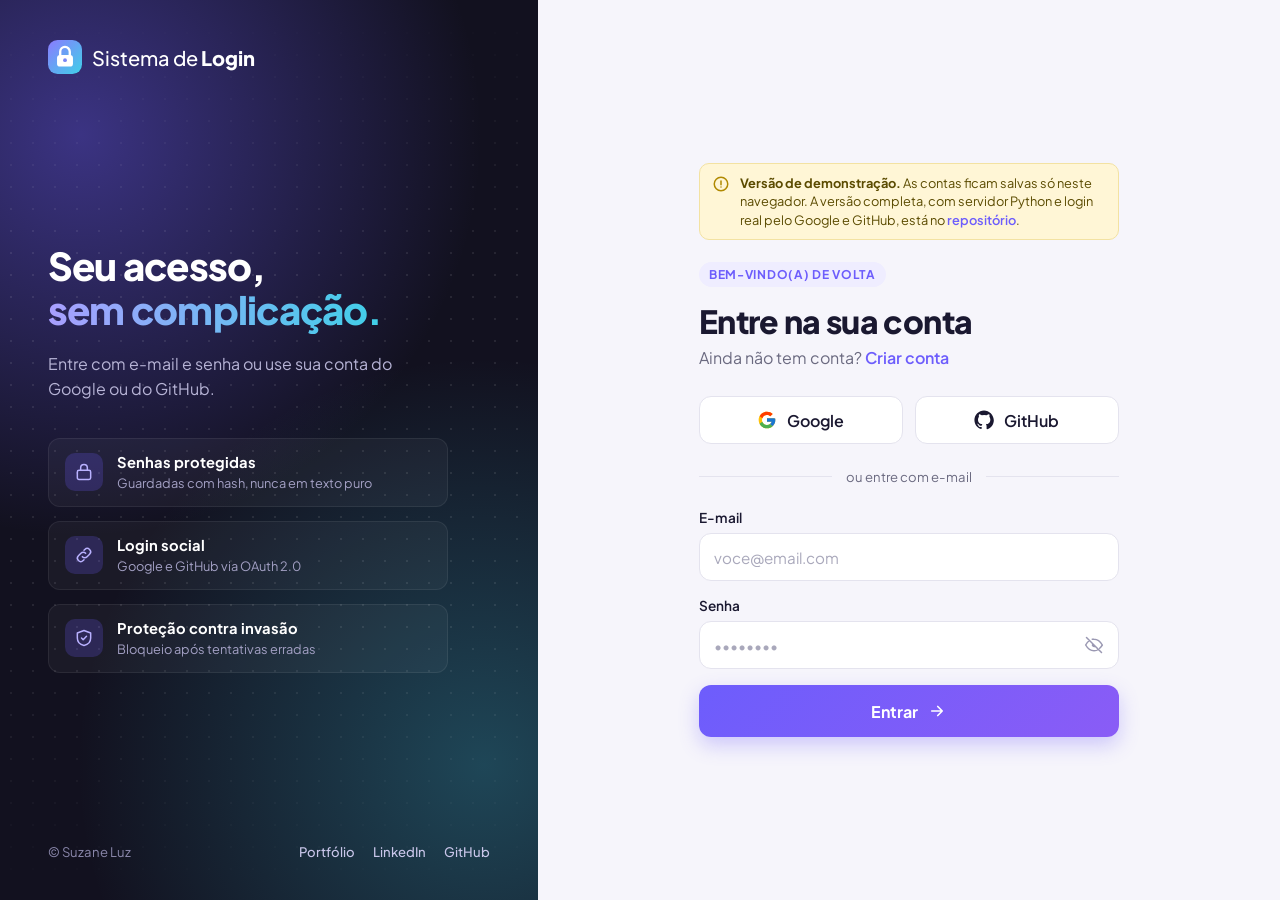
<file: index.html>
<!DOCTYPE html>
<html lang="pt-BR">
<head>
  <meta charset="UTF-8">
  <meta name="viewport" content="width=device-width, initial-scale=1.0">
  <title>Sistema de Login · Demonstração</title>
  <meta name="description" content="Sistema de autenticação de usuários — versão de demonstração online.">
  <link rel="preconnect" href="https://fonts.googleapis.com">
  <link rel="preconnect" href="https://fonts.gstatic.com" crossorigin>
  <link href="https://fonts.googleapis.com/css2?family=Plus+Jakarta+Sans:wght@400;500;600;700;800&display=swap" rel="stylesheet">
  <link rel="stylesheet" href="static/css/style.css">
  <style>
    [hidden] { display: none !important; }
    .faixa-demo {
      display: flex; gap: 10px; align-items: flex-start;
      font-size: 0.8rem; line-height: 1.45; color: #5b4b00;
      background: #fff6d6; border: 1px solid #f3e2a2;
      padding: 10px 12px; border-radius: 10px; margin-bottom: 22px;
    }
    .faixa-demo svg { width: 18px; height: 18px; flex: none; fill: none; stroke: #b08900; stroke-width: 2; stroke-linecap: round; margin-top: 1px; }
    button.btn-social { font: inherit; font-weight: 600; cursor: pointer; }
  </style>
</head>
<body>
  <div class="layout">
    <aside class="lateral">
      <a class="marca" href="#login">
        <svg class="marca-icone" viewBox="0 0 32 32" aria-hidden="true">
          <defs><linearGradient id="grad-lateral" x1="0" y1="0" x2="1" y2="1"><stop offset="0" stop-color="#8b7bff"/><stop offset="1" stop-color="#3fd0e8"/></linearGradient></defs>
          <rect width="32" height="32" rx="9" fill="url(#grad-lateral)"/>
          <path d="M11.5 14v-3a4.5 4.5 0 0 1 9 0v3" fill="none" stroke="#fff" stroke-width="2.2" stroke-linecap="round"/>
          <rect x="8.5" y="14" width="15" height="11" rx="3" fill="#fff"/>
          <circle cx="16" cy="19" r="1.8" fill="#7a86f5"/>
        </svg>
        <span>Sistema de <strong>Login</strong></span>
      </a>

      <div class="lateral-texto">
        <h2>Seu acesso,<br><span>sem complicação.</span></h2>
        <p>Entre com e-mail e senha ou use sua conta do Google ou do GitHub.</p>
        <ul class="recursos">
          <li>
            <span class="recurso-icone"><svg viewBox="0 0 24 24"><rect x="4" y="10" width="16" height="11" rx="2"/><path d="M8 10V7a4 4 0 0 1 8 0v3"/></svg></span>
            <div><strong>Senhas protegidas</strong><small>Guardadas com hash, nunca em texto puro</small></div>
          </li>
          <li>
            <span class="recurso-icone"><svg viewBox="0 0 24 24"><path d="M10 14a4 4 0 0 0 5.7 0l3-3a4 4 0 0 0-5.7-5.7l-1 1"/><path d="M14 10a4 4 0 0 0-5.7 0l-3 3a4 4 0 0 0 5.7 5.7l1-1"/></svg></span>
            <div><strong>Login social</strong><small>Google e GitHub via OAuth 2.0</small></div>
          </li>
          <li>
            <span class="recurso-icone"><svg viewBox="0 0 24 24"><path d="M12 3l8 3v6c0 5-3.5 8-8 9-4.5-1-8-4-8-9V6z"/><path d="M9 12l2 2 4-4"/></svg></span>
            <div><strong>Proteção contra invasão</strong><small>Bloqueio após tentativas erradas</small></div>
          </li>
        </ul>
      </div>

      <footer class="rodape">
        <span>© Suzane Luz</span>
        <nav>
          <a href="https://znii.artstation.com" target="_blank" rel="noopener">Portfólio</a>
          <a href="https://linkedin.com/in/suzaneazevedoluz" target="_blank" rel="noopener">LinkedIn</a>
          <a href="https://github.com/SuzaneLuzz" target="_blank" rel="noopener">GitHub</a>
        </nav>
      </footer>
    </aside>

    <main class="conteudo">
      <div class="topo-mobile">
        <a class="marca" href="#login">
          <svg class="marca-icone" viewBox="0 0 32 32" aria-hidden="true">
            <defs><linearGradient id="grad-mobile" x1="0" y1="0" x2="1" y2="1"><stop offset="0" stop-color="#8b7bff"/><stop offset="1" stop-color="#3fd0e8"/></linearGradient></defs>
            <rect width="32" height="32" rx="9" fill="url(#grad-mobile)"/>
            <path d="M11.5 14v-3a4.5 4.5 0 0 1 9 0v3" fill="none" stroke="#fff" stroke-width="2.2" stroke-linecap="round"/>
            <rect x="8.5" y="14" width="15" height="11" rx="3" fill="#fff"/>
            <circle cx="16" cy="19" r="1.8" fill="#7a86f5"/>
          </svg>
          <span>Sistema de <strong>Login</strong></span>
        </a>
      </div>

      <div class="caixa" id="caixa">
        <div class="faixa-demo" id="faixa-demo">
          <svg viewBox="0 0 24 24" aria-hidden="true"><circle cx="12" cy="12" r="9"/><path d="M12 8v5M12 16h.01"/></svg>
          <span><strong>Versão de demonstração.</strong> As contas ficam salvas só neste navegador.
          A versão completa, com servidor Python e login real pelo Google e GitHub, está no
          <a href="https://github.com/SuzaneLuzz/sistema-login-web" target="_blank" rel="noopener">repositório</a>.</span>
        </div>

        <div class="avisos" id="avisos" hidden></div>

        <!-- ===================== CADASTRO ===================== -->
        <section data-tela="cadastro" hidden>
          <header class="cabecalho">
            <span class="etiqueta">Novo por aqui?</span>
            <h1>Crie sua conta</h1>
            <p>Já tem cadastro? <a href="#login">Entrar</a></p>
          </header>

          <div class="sociais">
            <button type="button" class="btn-social" data-provedor="Google">
              <svg viewBox="0 0 48 48" width="20" height="20" aria-hidden="true"><path fill="#FFC107" d="M43.6 20.5H42V20H24v8h11.3C33.7 32.7 29.2 36 24 36c-6.6 0-12-5.4-12-12s5.4-12 12-12c3.1 0 5.8 1.2 7.9 3.1l5.7-5.7C34 6.1 29.3 4 24 4 12.9 4 4 12.9 4 24s8.9 20 20 20 20-8.9 20-20c0-1.3-.1-2.4-.4-3.5z"/><path fill="#FF3D00" d="M6.3 14.7l6.6 4.8C14.7 15.1 19 12 24 12c3.1 0 5.8 1.2 7.9 3.1l5.7-5.7C34 6.1 29.3 4 24 4 16.3 4 9.7 8.3 6.3 14.7z"/><path fill="#4CAF50" d="M24 44c5.2 0 9.9-2 13.4-5.2l-6.2-5.2C29.2 35.1 26.7 36 24 36c-5.2 0-9.6-3.3-11.3-8l-6.5 5C9.5 39.6 16.2 44 24 44z"/><path fill="#1976D2" d="M43.6 20.5H42V20H24v8h11.3c-.8 2.2-2.2 4.2-4.1 5.6l6.2 5.2C37 39.2 44 34 44 24c0-1.3-.1-2.4-.4-3.5z"/></svg>
              Google
            </button>
            <button type="button" class="btn-social" data-provedor="GitHub">
              <svg viewBox="0 0 24 24" width="20" height="20" aria-hidden="true"><path fill="currentColor" d="M12 .5C5.7.5.5 5.7.5 12c0 5.1 3.3 9.4 7.9 10.9.6.1.8-.3.8-.6v-2c-3.2.7-3.9-1.5-3.9-1.5-.5-1.3-1.3-1.7-1.3-1.7-1-.7.1-.7.1-.7 1.2.1 1.8 1.2 1.8 1.2 1 1.8 2.8 1.3 3.5 1 .1-.8.4-1.3.7-1.6-2.6-.3-5.3-1.3-5.3-5.7 0-1.3.5-2.3 1.2-3.1-.1-.3-.5-1.5.1-3.1 0 0 1-.3 3.2 1.2a11 11 0 0 1 5.8 0c2.2-1.5 3.2-1.2 3.2-1.2.6 1.6.2 2.8.1 3.1.7.8 1.2 1.9 1.2 3.1 0 4.4-2.7 5.4-5.3 5.7.4.4.8 1.1.8 2.2v3.3c0 .3.2.7.8.6 4.6-1.5 7.9-5.8 7.9-10.9C23.5 5.7 18.3.5 12 .5z"/></svg>
              GitHub
            </button>
          </div>
          <div class="divisor"><span>ou cadastre-se com e-mail</span></div>

          <form class="formulario" id="form-cadastro" novalidate>
            <div class="linha">
              <div class="campo"><label for="first_name">Nome</label><input id="first_name" type="text" placeholder="Seu nome" autocomplete="given-name"></div>
              <div class="campo"><label for="last_name">Sobrenome</label><input id="last_name" type="text" placeholder="Seu sobrenome" autocomplete="family-name"></div>
            </div>
            <div class="campo"><label for="email">E-mail</label><input id="email" type="email" placeholder="voce@email.com" autocomplete="email"></div>

            <div class="linha">
              <div class="campo">
                <label for="password">Senha</label>
                <div class="campo-senha">
                  <input id="password" type="password" placeholder="••••••••" autocomplete="new-password">
                  <button type="button" class="olho" data-alvo="password" aria-label="Mostrar senha">
                    <svg class="olho-fechado" viewBox="0 0 24 24"><path d="M3 3l18 18M10.6 10.6a2 2 0 0 0 2.8 2.8M9.9 5.1A10 10 0 0 1 12 5c6 0 10 7 10 7a17 17 0 0 1-3.2 3.9M6.6 6.6C3.9 8.4 2 12 2 12s4 7 10 7a9.6 9.6 0 0 0 5.4-1.6"/></svg>
                    <svg class="olho-aberto" viewBox="0 0 24 24"><path d="M2 12s4-7 10-7 10 7 10 7-4 7-10 7S2 12 2 12z"/><circle cx="12" cy="12" r="3"/></svg>
                  </button>
                </div>
              </div>
              <div class="campo">
                <label for="confirm_password">Confirmar senha</label>
                <div class="campo-senha">
                  <input id="confirm_password" type="password" placeholder="••••••••" autocomplete="new-password">
                  <button type="button" class="olho" data-alvo="confirm_password" aria-label="Mostrar senha">
                    <svg class="olho-fechado" viewBox="0 0 24 24"><path d="M3 3l18 18M10.6 10.6a2 2 0 0 0 2.8 2.8M9.9 5.1A10 10 0 0 1 12 5c6 0 10 7 10 7a17 17 0 0 1-3.2 3.9M6.6 6.6C3.9 8.4 2 12 2 12s4 7 10 7a9.6 9.6 0 0 0 5.4-1.6"/></svg>
                    <svg class="olho-aberto" viewBox="0 0 24 24"><path d="M2 12s4-7 10-7 10 7 10 7-4 7-10 7S2 12 2 12z"/><circle cx="12" cy="12" r="3"/></svg>
                  </button>
                </div>
              </div>
            </div>

            <div class="forca" aria-live="polite">
              <div class="forca-barra"><span id="forca-preenchimento"></span></div>
              <ul class="regras" id="regras-senha">
                <li data-regra="tamanho">8+ caracteres</li>
                <li data-regra="maiuscula">Maiúscula</li>
                <li data-regra="minuscula">Minúscula</li>
                <li data-regra="numero">Número</li>
              </ul>
              <p class="dica-erro" id="senhas-diferentes" hidden>As senhas não coincidem.</p>
            </div>

            <fieldset class="bloco-avatar">
              <legend>Avatar <small>(opcional)</small></legend>
              <div class="avatares" id="lista-avatares">
                <label class="avatar-opcao avatar-upload" title="Enviar uma foto">
                  <input type="radio" name="avatar" value="upload">
                  <input type="file" id="avatar_file" accept="image/png,image/jpeg,image/webp" hidden>
                  <span class="avatar-forma" id="preview-upload">
                    <svg viewBox="0 0 24 24" aria-hidden="true"><path d="M12 5v14M5 12h14"/></svg>
                  </span>
                </label>
              </div>
              <p class="nota">Escolha um personagem ou clique em <strong>+</strong> para enviar sua foto.</p>
            </fieldset>

            <button class="btn-principal" type="submit">
              Criar conta
              <svg viewBox="0 0 24 24" aria-hidden="true"><path d="M5 12h14M13 6l6 6-6 6"/></svg>
            </button>
          </form>
        </section>

        <!-- ===================== LOGIN ===================== -->
        <section data-tela="login" hidden>
          <header class="cabecalho">
            <span class="etiqueta">Bem-vindo(a) de volta</span>
            <h1>Entre na sua conta</h1>
            <p>Ainda não tem conta? <a href="#cadastro">Criar conta</a></p>
          </header>

          <div class="sociais">
            <button type="button" class="btn-social" data-provedor="Google">
              <svg viewBox="0 0 48 48" width="20" height="20" aria-hidden="true"><path fill="#FFC107" d="M43.6 20.5H42V20H24v8h11.3C33.7 32.7 29.2 36 24 36c-6.6 0-12-5.4-12-12s5.4-12 12-12c3.1 0 5.8 1.2 7.9 3.1l5.7-5.7C34 6.1 29.3 4 24 4 12.9 4 4 12.9 4 24s8.9 20 20 20 20-8.9 20-20c0-1.3-.1-2.4-.4-3.5z"/><path fill="#FF3D00" d="M6.3 14.7l6.6 4.8C14.7 15.1 19 12 24 12c3.1 0 5.8 1.2 7.9 3.1l5.7-5.7C34 6.1 29.3 4 24 4 16.3 4 9.7 8.3 6.3 14.7z"/><path fill="#4CAF50" d="M24 44c5.2 0 9.9-2 13.4-5.2l-6.2-5.2C29.2 35.1 26.7 36 24 36c-5.2 0-9.6-3.3-11.3-8l-6.5 5C9.5 39.6 16.2 44 24 44z"/><path fill="#1976D2" d="M43.6 20.5H42V20H24v8h11.3c-.8 2.2-2.2 4.2-4.1 5.6l6.2 5.2C37 39.2 44 34 44 24c0-1.3-.1-2.4-.4-3.5z"/></svg>
              Google
            </button>
            <button type="button" class="btn-social" data-provedor="GitHub">
              <svg viewBox="0 0 24 24" width="20" height="20" aria-hidden="true"><path fill="currentColor" d="M12 .5C5.7.5.5 5.7.5 12c0 5.1 3.3 9.4 7.9 10.9.6.1.8-.3.8-.6v-2c-3.2.7-3.9-1.5-3.9-1.5-.5-1.3-1.3-1.7-1.3-1.7-1-.7.1-.7.1-.7 1.2.1 1.8 1.2 1.8 1.2 1 1.8 2.8 1.3 3.5 1 .1-.8.4-1.3.7-1.6-2.6-.3-5.3-1.3-5.3-5.7 0-1.3.5-2.3 1.2-3.1-.1-.3-.5-1.5.1-3.1 0 0 1-.3 3.2 1.2a11 11 0 0 1 5.8 0c2.2-1.5 3.2-1.2 3.2-1.2.6 1.6.2 2.8.1 3.1.7.8 1.2 1.9 1.2 3.1 0 4.4-2.7 5.4-5.3 5.7.4.4.8 1.1.8 2.2v3.3c0 .3.2.7.8.6 4.6-1.5 7.9-5.8 7.9-10.9C23.5 5.7 18.3.5 12 .5z"/></svg>
              GitHub
            </button>
          </div>
          <div class="divisor"><span>ou entre com e-mail</span></div>

          <form class="formulario" id="form-login" novalidate>
            <div class="campo"><label for="login_email">E-mail</label><input id="login_email" type="email" placeholder="voce@email.com" autocomplete="email"></div>
            <div class="campo">
              <label for="login_password">Senha</label>
              <div class="campo-senha">
                <input id="login_password" type="password" placeholder="••••••••" autocomplete="current-password">
                <button type="button" class="olho" data-alvo="login_password" aria-label="Mostrar senha">
                  <svg class="olho-fechado" viewBox="0 0 24 24"><path d="M3 3l18 18M10.6 10.6a2 2 0 0 0 2.8 2.8M9.9 5.1A10 10 0 0 1 12 5c6 0 10 7 10 7a17 17 0 0 1-3.2 3.9M6.6 6.6C3.9 8.4 2 12 2 12s4 7 10 7a9.6 9.6 0 0 0 5.4-1.6"/></svg>
                  <svg class="olho-aberto" viewBox="0 0 24 24"><path d="M2 12s4-7 10-7 10 7 10 7-4 7-10 7S2 12 2 12z"/><circle cx="12" cy="12" r="3"/></svg>
                </button>
              </div>
            </div>
            <button class="btn-principal" type="submit">
              Entrar
              <svg viewBox="0 0 24 24" aria-hidden="true"><path d="M5 12h14M13 6l6 6-6 6"/></svg>
            </button>
          </form>
        </section>

        <!-- ===================== PAINEL ===================== -->
        <section data-tela="painel" hidden>
          <div class="perfil">
            <div class="perfil-capa"></div>
            <div class="perfil-topo">
              <img class="perfil-foto" id="p-foto" alt="Foto de perfil" hidden>
              <div class="perfil-foto perfil-iniciais" id="p-iniciais" hidden></div>
              <span class="status"><i></i> Sessão ativa</span>
            </div>
            <h1 id="p-ola"></h1>
            <p class="perfil-email" id="p-email"></p>
            <dl class="dados">
              <div><dt>Nome completo</dt><dd id="p-nome"></dd></div>
              <div><dt>Formas de login</dt><dd><span class="selo">E-mail e senha</span></dd></div>
              <div><dt>Membro desde</dt><dd id="p-criado"></dd></div>
              <div><dt>Último acesso</dt><dd id="p-acesso"></dd></div>
            </dl>
            <button class="btn-secundario" type="button" id="btn-sair">
              <svg viewBox="0 0 24 24" aria-hidden="true"><path d="M15 4h4v16h-4M10 8l-4 4 4 4M6 12h10"/></svg>
              Sair da conta
            </button>
          </div>
        </section>
      </div>

      <footer class="rodape-mobile">
        <a href="https://znii.artstation.com" target="_blank" rel="noopener">Portfólio</a>
        <a href="https://linkedin.com/in/suzaneazevedoluz" target="_blank" rel="noopener">LinkedIn</a>
        <a href="https://github.com/SuzaneLuzz" target="_blank" rel="noopener">GitHub</a>
      </footer>
    </main>
  </div>

  <script src="static/js/main.js"></script>
  <script src="static/js/demo.js"></script>
</body>
</html>
</file>
<file: static/css/style.css>
:root {
  --roxo: #6d5dfc;
  --roxo-escuro: #5546e0;
  --roxo-claro: #efedff;
  --ciano: #3fd0e8;
  --noite: #12111f;
  --noite-2: #1c1a33;
  --texto: #1a1830;
  --texto-suave: #6b6a80;
  --borda: #e4e3ee;
  --fundo: #f6f5fb;
  --branco: #ffffff;
  --erro: #e0475b;
  --sucesso: #15a36b;
  --raio: 12px;
}

* { box-sizing: border-box; margin: 0; padding: 0; }

body {
  font-family: "Plus Jakarta Sans", system-ui, sans-serif;
  color: var(--texto);
  background: var(--fundo);
  -webkit-font-smoothing: antialiased;
}

a { color: var(--roxo); font-weight: 600; text-decoration: none; }
a:hover { text-decoration: underline; }

/* ---------- Layout em duas colunas ---------- */
.layout {
  display: grid;
  grid-template-columns: minmax(340px, 42%) 1fr;
  min-height: 100vh;
}

/* ---------- Painel lateral escuro ---------- */
.lateral {
  position: sticky;
  top: 0;
  height: 100vh;
  display: flex;
  flex-direction: column;
  padding: 40px 48px;
  color: #d9d7f0;
  background:
    radial-gradient(circle at 15% 15%, rgba(109, 93, 252, 0.45), transparent 45%),
    radial-gradient(circle at 90% 85%, rgba(63, 208, 232, 0.28), transparent 45%),
    var(--noite);
  overflow: hidden;
}

/* Grade de pontos decorativa */
.lateral::before {
  content: "";
  position: absolute;
  inset: 0;
  background-image: radial-gradient(rgba(255, 255, 255, 0.09) 1px, transparent 1px);
  background-size: 22px 22px;
  mask-image: linear-gradient(180deg, transparent, #000 30%, #000 70%, transparent);
  pointer-events: none;
}
.lateral > * { position: relative; }

.marca {
  display: inline-flex;
  align-items: center;
  gap: 10px;
  font-size: 1.25rem;
  font-weight: 500;
  color: inherit;
}
.marca:hover { text-decoration: none; }
.marca strong { font-weight: 800; }
.marca-icone { width: 34px; height: 34px; flex: none; }
.lateral .marca { color: #fff; }

.lateral-texto { margin: auto 0; max-width: 400px; }
.lateral-texto h2 {
  font-size: clamp(1.9rem, 3vw, 2.6rem);
  line-height: 1.15;
  font-weight: 800;
  color: #fff;
  letter-spacing: -0.02em;
}
.lateral-texto h2 span {
  background: linear-gradient(90deg, #a99fff, var(--ciano));
  -webkit-background-clip: text;
  background-clip: text;
  color: transparent;
}
.lateral-texto > p { margin: 18px 0 36px; line-height: 1.6; color: #b7b4d6; }

.recursos { list-style: none; display: grid; gap: 14px; }
.recursos li {
  display: flex;
  align-items: center;
  gap: 14px;
  padding: 14px 16px;
  border-radius: var(--raio);
  background: rgba(255, 255, 255, 0.04);
  border: 1px solid rgba(255, 255, 255, 0.07);
}
.recursos strong { display: block; color: #fff; font-size: 0.92rem; }
.recursos small { color: #a3a0c4; font-size: 0.8rem; }
.recurso-icone {
  width: 38px;
  height: 38px;
  flex: none;
  border-radius: 10px;
  display: grid;
  place-items: center;
  background: rgba(109, 93, 252, 0.22);
}
.recurso-icone svg {
  width: 20px;
  height: 20px;
  fill: none;
  stroke: #b9b1ff;
  stroke-width: 1.8;
  stroke-linecap: round;
  stroke-linejoin: round;
}

.rodape {
  display: flex;
  justify-content: space-between;
  align-items: center;
  font-size: 0.82rem;
  color: #8a87ab;
}
.rodape nav { display: flex; gap: 18px; }
.rodape a { color: #c9c6ea; font-weight: 500; }

/* ---------- Área do formulário ---------- */
.conteudo {
  display: flex;
  flex-direction: column;
  justify-content: center;
  padding: 48px 32px;
}
.topo-mobile, .rodape-mobile { display: none; }

.caixa { width: 100%; max-width: 520px; margin: 0 auto; }
.caixa-estreita { max-width: 420px; }

.cabecalho { margin-bottom: 28px; }
.etiqueta {
  display: inline-block;
  font-size: 0.75rem;
  font-weight: 700;
  letter-spacing: 0.06em;
  text-transform: uppercase;
  color: var(--roxo);
  background: var(--roxo-claro);
  padding: 5px 10px;
  border-radius: 999px;
  margin-bottom: 14px;
}
.cabecalho h1 {
  font-size: 2rem;
  font-weight: 800;
  letter-spacing: -0.02em;
  margin-bottom: 6px;
}
.cabecalho p { color: var(--texto-suave); }

/* ---------- Avisos ---------- */
.avisos { margin-bottom: 20px; display: grid; gap: 8px; }
.aviso {
  padding: 12px 14px 12px 16px;
  border-radius: 10px;
  font-size: 0.9rem;
  border-left: 4px solid;
}
.aviso-erro { background: #fdeef0; color: #b3263a; border-color: var(--erro); }
.aviso-sucesso { background: #e6f7ef; color: #0f7a50; border-color: var(--sucesso); }

/* ---------- Login social ---------- */
.sociais { display: grid; grid-template-columns: 1fr 1fr; gap: 12px; }
.btn-social {
  display: flex;
  align-items: center;
  justify-content: center;
  gap: 10px;
  height: 48px;
  border-radius: var(--raio);
  background: var(--branco);
  border: 1px solid var(--borda);
  color: var(--texto);
  font-weight: 600;
  font-size: 0.92rem;
  transition: border-color 0.2s, box-shadow 0.2s;
}
.btn-social:hover {
  text-decoration: none;
  border-color: #cfcbea;
  box-shadow: 0 4px 16px rgba(26, 24, 48, 0.07);
}

.divisor {
  display: flex;
  align-items: center;
  gap: 14px;
  margin: 24px 0;
  color: var(--texto-suave);
  font-size: 0.82rem;
}
.divisor::before, .divisor::after {
  content: "";
  flex: 1;
  height: 1px;
  background: var(--borda);
}

/* ---------- Campos ---------- */
.linha { display: grid; grid-template-columns: 1fr 1fr; gap: 14px; }
.campo { margin-bottom: 16px; }
.campo label {
  display: block;
  font-size: 0.85rem;
  font-weight: 600;
  margin-bottom: 7px;
}
.campo input {
  width: 100%;
  height: 48px;
  padding: 0 14px;
  font: inherit;
  font-size: 0.95rem;
  color: var(--texto);
  background: var(--branco);
  border: 1.5px solid var(--borda);
  border-radius: var(--raio);
  outline: none;
  transition: border-color 0.2s, box-shadow 0.2s;
}
.campo input::placeholder { color: #a9a8bb; }
.campo input:focus {
  border-color: var(--roxo);
  box-shadow: 0 0 0 4px rgba(109, 93, 252, 0.14);
}

.campo-senha { position: relative; }
.campo-senha input { padding-right: 46px; }
.olho {
  position: absolute;
  right: 10px;
  top: 50%;
  transform: translateY(-50%);
  width: 30px;
  height: 30px;
  display: grid;
  place-items: center;
  background: none;
  border: none;
  border-radius: 8px;
  cursor: pointer;
}
.olho:hover { background: var(--fundo); }
.olho svg {
  width: 20px;
  height: 20px;
  fill: none;
  stroke: #9a98b2;
  stroke-width: 1.8;
  stroke-linecap: round;
  stroke-linejoin: round;
}
.olho .olho-aberto { display: none; }
.olho.visivel .olho-aberto { display: block; }
.olho.visivel .olho-fechado { display: none; }

/* ---------- Força da senha ---------- */
.forca { margin: -4px 0 22px; }
.forca-barra {
  height: 6px;
  border-radius: 999px;
  background: var(--borda);
  overflow: hidden;
  margin-bottom: 10px;
}
.forca-barra span {
  display: block;
  height: 100%;
  width: 0;
  border-radius: inherit;
  background: var(--erro);
  transition: width 0.25s, background 0.25s;
}
.regras {
  list-style: none;
  display: flex;
  flex-wrap: wrap;
  gap: 6px;
}
.regras li {
  font-size: 0.75rem;
  font-weight: 600;
  padding: 4px 10px;
  border-radius: 999px;
  background: var(--branco);
  border: 1px solid var(--borda);
  color: var(--texto-suave);
  transition: all 0.2s;
}
.regras li.ok {
  background: #e6f7ef;
  border-color: #bfe8d4;
  color: #0f7a50;
}
.regras li.ok::before { content: "✓ "; }
.dica-erro { color: var(--erro); font-size: 0.8rem; font-weight: 600; margin-top: 8px; }

/* ---------- Avatares ---------- */
.bloco-avatar {
  border: 1.5px dashed var(--borda);
  border-radius: 16px;
  padding: 16px 18px 14px;
  margin-bottom: 24px;
  background: var(--branco);
}
.bloco-avatar legend {
  font-size: 0.85rem;
  font-weight: 700;
  padding: 0 6px;
}
.bloco-avatar legend small { font-weight: 500; color: var(--texto-suave); }

.avatares { display: flex; flex-wrap: wrap; gap: 10px; }
.avatar-opcao { cursor: pointer; display: block; position: relative; }
.avatar-opcao input[type="radio"] {
  position: absolute;
  opacity: 0;
  pointer-events: none;
}
.avatar-forma {
  width: 50px;
  height: 50px;
  border-radius: 16px;
  display: grid;
  place-items: center;
  object-fit: cover;
  border: 2px solid transparent;
  transition: transform 0.15s, border-color 0.15s, box-shadow 0.15s;
}
.avatar-opcao:hover .avatar-forma { transform: translateY(-2px); }
.avatar-opcao input:checked ~ .avatar-forma {
  border-color: var(--roxo);
  box-shadow: 0 0 0 3px rgba(109, 93, 252, 0.25);
}
.avatar-opcao input:checked ~ .avatar-forma::after { content: none; }
.avatar-opcao input:focus-visible ~ .avatar-forma { border-color: var(--roxo-escuro); }

.avatar-upload .avatar-forma {
  background: var(--fundo) center / cover no-repeat;
  border: 2px dashed #cdc9e6;
}
.avatar-upload svg {
  width: 22px;
  height: 22px;
  fill: none;
  stroke: var(--roxo);
  stroke-width: 2.2;
  stroke-linecap: round;
}
.avatar-upload.com-foto .avatar-forma { border-style: solid; }
.avatar-upload.com-foto svg { display: none; }

.nota { margin-top: 10px; font-size: 0.78rem; color: var(--texto-suave); }

/* ---------- Botões ---------- */
.btn-principal, .btn-secundario {
  width: 100%;
  height: 52px;
  display: flex;
  align-items: center;
  justify-content: center;
  gap: 10px;
  font: inherit;
  font-weight: 700;
  font-size: 1rem;
  border-radius: var(--raio);
  cursor: pointer;
  transition: transform 0.15s, box-shadow 0.2s, background 0.2s;
}
.btn-principal {
  color: #fff;
  border: none;
  background: linear-gradient(135deg, var(--roxo), #8a5cf6);
  box-shadow: 0 8px 20px rgba(109, 93, 252, 0.3);
}
.btn-principal:hover { transform: translateY(-1px); box-shadow: 0 12px 26px rgba(109, 93, 252, 0.38); }
.btn-principal svg, .btn-secundario svg {
  width: 18px;
  height: 18px;
  fill: none;
  stroke: currentColor;
  stroke-width: 2.2;
  stroke-linecap: round;
  stroke-linejoin: round;
}
.btn-principal:hover svg { transform: translateX(3px); transition: transform 0.15s; }

.btn-secundario {
  color: var(--texto);
  background: var(--branco);
  border: 1.5px solid var(--borda);
}
.btn-secundario:hover { border-color: var(--erro); color: var(--erro); }

/* ---------- Painel do usuário ---------- */
.perfil {
  background: var(--branco);
  border: 1px solid var(--borda);
  border-radius: 20px;
  overflow: hidden;
  padding: 0 24px 24px;
  box-shadow: 0 20px 50px rgba(26, 24, 48, 0.06);
}
.perfil-capa {
  height: 96px;
  margin: 0 -24px;
  background:
    radial-gradient(circle at 20% 30%, rgba(255, 255, 255, 0.25), transparent 40%),
    linear-gradient(120deg, var(--roxo), #8a5cf6 50%, var(--ciano));
}
.perfil-topo {
  display: flex;
  align-items: flex-end;
  justify-content: space-between;
  margin-top: -44px;
  margin-bottom: 14px;
}
.perfil-foto {
  width: 88px;
  height: 88px;
  border-radius: 24px;
  object-fit: cover;
  border: 4px solid var(--branco);
  background: var(--branco);
}
.perfil-iniciais {
  display: grid;
  place-items: center;
  background: var(--noite-2);
  color: #fff;
  font-size: 2rem;
  font-weight: 800;
}
.status {
  display: inline-flex;
  align-items: center;
  gap: 6px;
  font-size: 0.78rem;
  font-weight: 600;
  color: #0f7a50;
  background: #e6f7ef;
  padding: 5px 10px;
  border-radius: 999px;
}
.status i {
  width: 7px;
  height: 7px;
  border-radius: 50%;
  background: var(--sucesso);
  box-shadow: 0 0 0 3px rgba(21, 163, 107, 0.2);
}
.perfil h1 { font-size: 1.5rem; font-weight: 800; }
.perfil-email { color: var(--texto-suave); font-size: 0.92rem; margin-top: 2px; }

.dados {
  margin: 22px 0;
  display: grid;
  grid-template-columns: 1fr 1fr;
  gap: 10px;
}
.dados > div {
  background: var(--fundo);
  border-radius: var(--raio);
  padding: 12px 14px;
}
.dados dt {
  font-size: 0.72rem;
  font-weight: 700;
  text-transform: uppercase;
  letter-spacing: 0.05em;
  color: var(--texto-suave);
  margin-bottom: 4px;
}
.dados dd { font-weight: 600; font-size: 0.9rem; word-break: break-word; }

.selo {
  display: inline-block;
  background: var(--roxo-claro);
  color: var(--roxo-escuro);
  border-radius: 999px;
  padding: 2px 9px;
  font-size: 0.75rem;
  margin: 2px 4px 2px 0;
}

/* ---------- Telas menores ---------- */
@media (max-width: 900px) {
  .layout { grid-template-columns: 1fr; }
  .lateral { display: none; }
  .topo-mobile {
    display: flex;
    justify-content: center;
    margin-bottom: 28px;
  }
  .topo-mobile .marca { color: var(--texto); }
  .rodape-mobile {
    display: flex;
    justify-content: center;
    gap: 20px;
    margin-top: 32px;
    font-size: 0.85rem;
  }
  .rodape-mobile a { color: var(--texto-suave); font-weight: 500; }
  .conteudo { justify-content: flex-start; padding: 28px 18px 40px; }
}

@media (max-width: 480px) {
  .linha { grid-template-columns: 1fr; gap: 0; }
  .cabecalho h1 { font-size: 1.65rem; }
  .dados { grid-template-columns: 1fr; }
}
</file>
